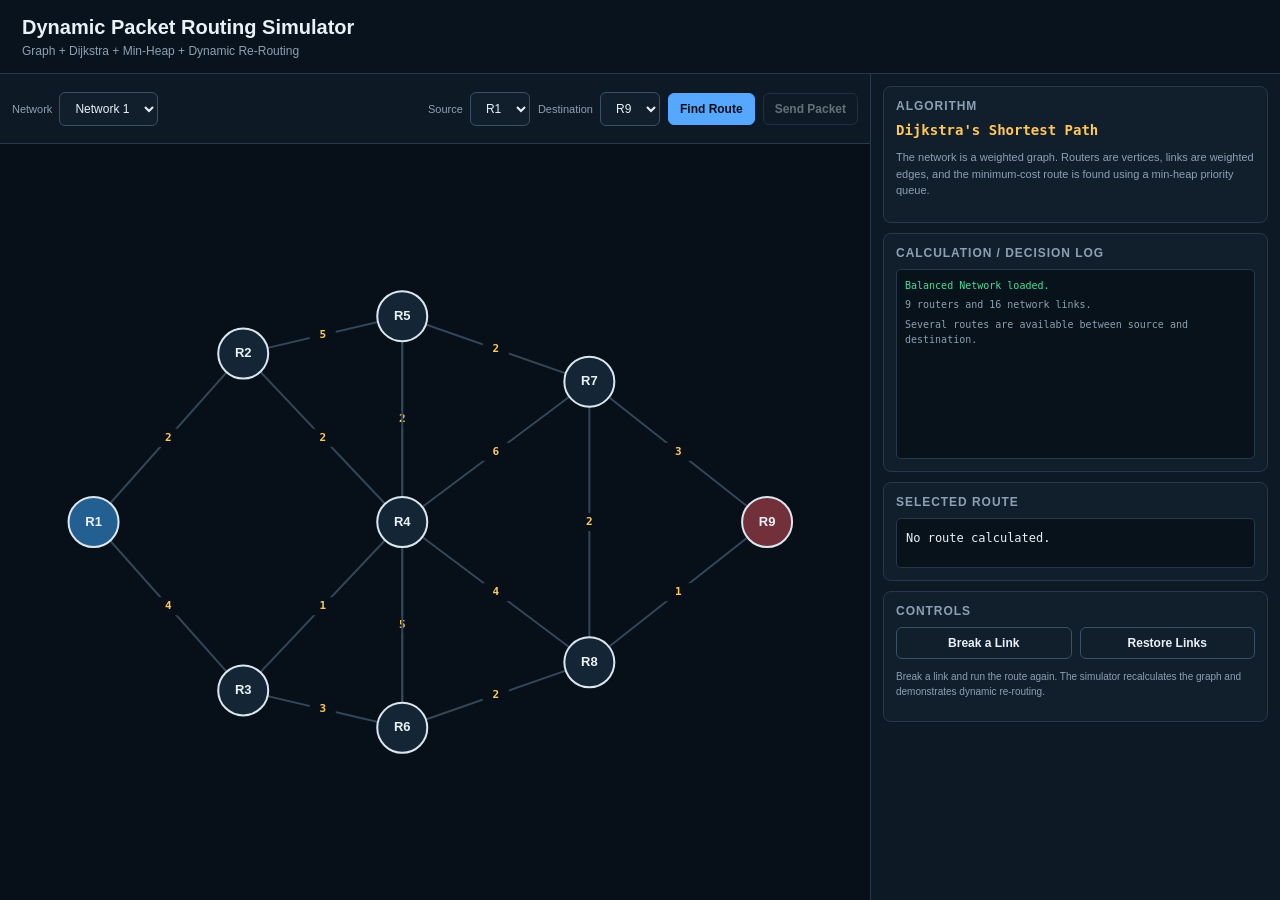
<file: dsa/index.html>
<!DOCTYPE html>
<html lang="en">
<head>
  <meta charset="UTF-8">
  <meta name="viewport" content="width=device-width, initial-scale=1.0">
  <title>Dynamic Packet Routing Simulator</title>
  <link rel="stylesheet" href="style.css">
</head>
<body>
  <header>
    <div>
      <h1>Dynamic Packet Routing Simulator</h1>
      <p>Graph + Dijkstra + Min-Heap + Dynamic Re-Routing</p>
    </div>
  </header>

  <main>
    <section class="network-panel">
      <div class="toolbar">
        <div class="toolbar-group">
          <label>Network
  <select id="networkSelect">
    <option value="balanced">Network 1</option>
    <option value="dense">Network 2</option>
    <option value="long">Network 3</option>
    <option value="redundant">Network 4</option>
  </select>
</label>
        </div>
        <div class="toolbar-group">
          <label>Source <select id="sourceSelect"></select></label>
          <label>Destination <select id="destSelect"></select></label>
          <button id="routeBtn" class="primary">Find Route</button>
          <button id="sendBtn" disabled>Send Packet</button>
        </div>
      </div>

      <div class="canvas-wrap">
        <canvas id="networkCanvas"></canvas>
        <div id="canvasHint">Load the demo network, then choose source and destination.</div>
      </div>
    </section>

    <aside class="side-panel">
      <section class="card">
        <h2>Algorithm</h2>
        <div class="algorithm-name">Dijkstra's Shortest Path</div>
        <p class="muted">
          The network is a weighted graph. Routers are vertices, links are weighted edges,
          and the minimum-cost route is found using a min-heap priority queue.
        </p>
      </section>

      <section class="card">
        <h2>Calculation / Decision Log</h2>
        <div id="log" class="log"></div>
      </section>

      <section class="card">
        <h2>Selected Route</h2>
        <div id="routeResult" class="route-result">No route calculated.</div>
      </section>

      <section class="card">
        <h2>Controls</h2>
        <div class="control-grid">
          <button id="breakModeBtn">Break a Link</button>
          <button id="restoreBtn">Restore Links</button>
        </div>
        <p class="muted small">
          Break a link and run the route again. The simulator recalculates the graph and
          demonstrates dynamic re-routing.
        </p>
      </section>
    </aside>
  </main>

  <script src="script.js"></script>
</body>
</html>
</file>
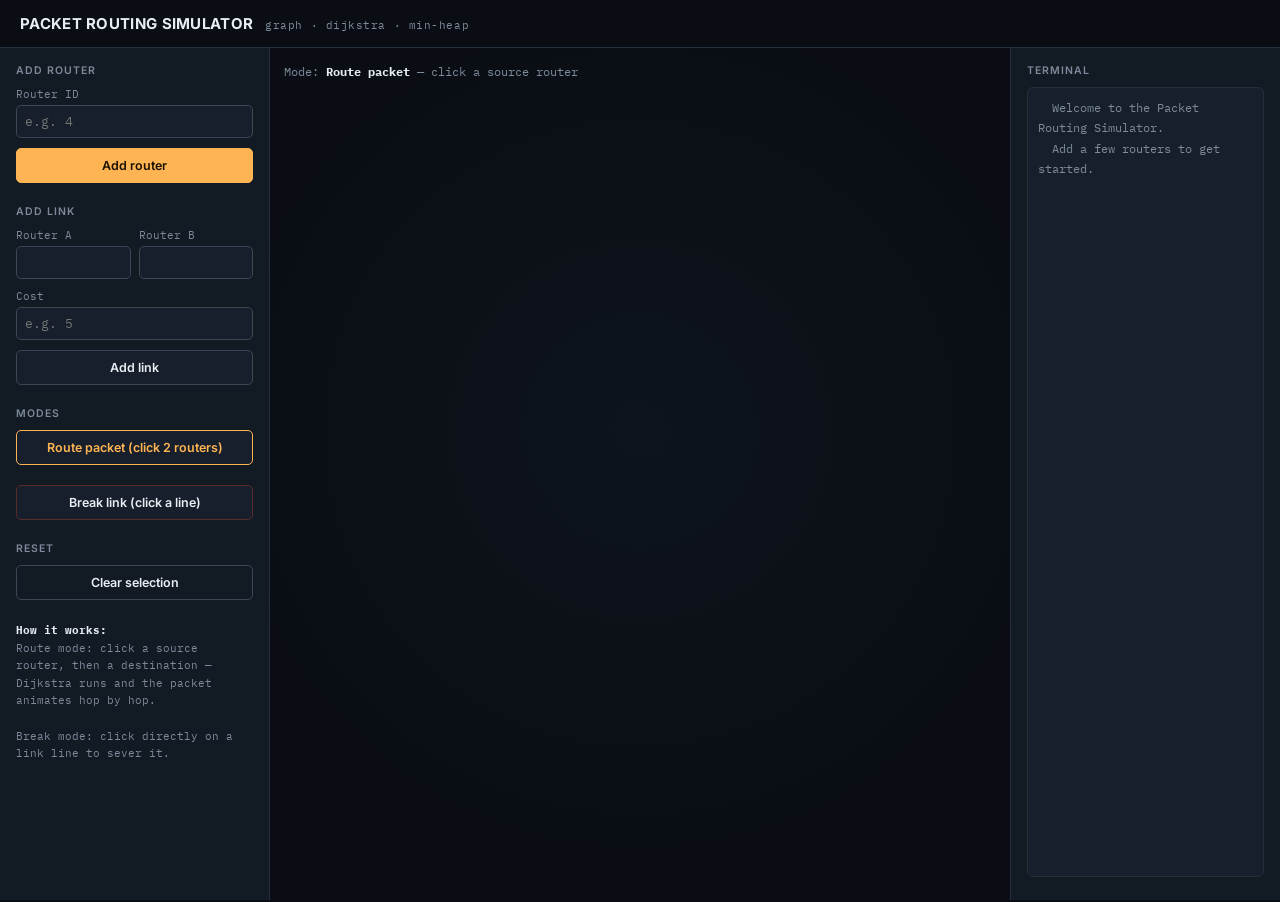
<file: packet_routing_simulator.html>
<!DOCTYPE html>
<html lang="en">
<head>
<meta charset="UTF-8">
<title>Packet Routing Simulator</title>
<link rel="preconnect" href="https://fonts.googleapis.com">
<link href="https://fonts.googleapis.com/css2?family=IBM+Plex+Mono:wght@400;500;600&family=Inter:wght@400;500;600;700&display=swap" rel="stylesheet">
<style>
  :root{
    --bg:#0a0e14;
    --panel:#121a24;
    --panel-2:#161f2b;
    --line:#242f3d;
    --edge:#3a4757;
    --text:#e7edf3;
    --muted:#7c8a9a;
    --amber:#ffb454;
    --blue:#5b9dff;
    --coral:#ff6b6b;
    --green:#3ddc97;
    --mono: 'IBM Plex Mono', monospace;
    --sans: 'Inter', sans-serif;
  }
  *{box-sizing:border-box;}
  html,body{height:100%;margin:0;background:var(--bg);color:var(--text);font-family:var(--sans);}
  body{display:flex;flex-direction:column;height:100vh;overflow:hidden;}

  header{
    padding:14px 20px;border-bottom:1px solid var(--line);
    display:flex;align-items:baseline;gap:12px;flex-shrink:0;
  }
  header h1{font-size:15px;font-weight:700;letter-spacing:.02em;margin:0;}
  header .tag{font-family:var(--mono);font-size:11px;color:var(--muted);letter-spacing:.05em;}

  .app{flex:1;display:flex;min-height:0;}

  .panel{
    width:270px;flex-shrink:0;background:var(--panel);
    border-right:1px solid var(--line);padding:16px;overflow-y:auto;
  }
  .panel.right{border-right:none;border-left:1px solid var(--line);}

  .section{margin-bottom:22px;}
  .section h2{
    font-size:10.5px;text-transform:uppercase;letter-spacing:.09em;color:var(--muted);
    margin:0 0 10px;font-weight:600;
  }

  label{display:block;font-size:11px;color:var(--muted);margin-bottom:4px;font-family:var(--mono);}
  input[type=number],input[type=text]{
    width:100%;background:var(--panel-2);border:1px solid var(--edge);color:var(--text);
    padding:7px 8px;border-radius:5px;font-family:var(--mono);font-size:13px;margin-bottom:10px;
  }
  input:focus{outline:2px solid var(--blue);outline-offset:1px;}

  .row{display:flex;gap:8px;}
  .row > *{flex:1;}

  button{
    width:100%;background:var(--panel-2);border:1px solid var(--edge);color:var(--text);
    padding:9px 10px;border-radius:5px;font-family:var(--sans);font-weight:600;font-size:12.5px;
    cursor:pointer;transition:background .12s, border-color .12s;
  }
  button:hover{background:#1b2531;border-color:#4a5b6f;}
  button:active{transform:translateY(1px);}
  button.primary{background:var(--amber);color:#1a1200;border-color:var(--amber);}
  button.primary:hover{background:#ffc272;}
  button.ghost{background:transparent;}
  button.danger{border-color:#5a2b2b;}
  button.danger:hover{background:#241414;}
  button:disabled{opacity:.4;cursor:not-allowed;}
  button:focus-visible{outline:2px solid var(--blue);outline-offset:2px;}

  .mode-btn.active{border-color:var(--amber);color:var(--amber);}

  .hint{font-family:var(--mono);font-size:11px;color:var(--muted);line-height:1.6;margin-top:8px;}
  .hint b{color:var(--text);}

  canvas{display:block;background:
    radial-gradient(circle at 50% 45%, #0e141d 0%, #0a0e14 70%);
  }
  .stage{flex:1;position:relative;min-width:0;}
  .status-bar{
    position:absolute;top:14px;left:14px;right:14px;
    display:flex;justify-content:space-between;align-items:flex-start;pointer-events:none;
    font-family:var(--mono);font-size:12px;
  }
  .status-bar .left{color:var(--muted);line-height:1.6;}
  .status-bar .left b{color:var(--text);}
  .cost-pill{
    background:var(--panel);border:1px solid var(--edge);border-radius:20px;
    padding:6px 14px;color:var(--amber);font-weight:600;display:none;
  }
  .cost-pill.show{display:block;}

  .log{
    font-family:var(--mono);font-size:12px;line-height:1.7;
    background:var(--panel-2);border:1px solid var(--line);border-radius:6px;
    padding:10px;height:100%;overflow-y:auto;white-space:pre-wrap;word-break:break-word;
  }
  .log .l-info{color:var(--muted);}
  .log .l-ok{color:var(--green);}
  .log .l-warn{color:var(--amber);}
  .log .l-err{color:var(--coral);}
  .log-wrap{display:flex;flex-direction:column;height:calc(100% - 30px);}

  ::-webkit-scrollbar{width:8px;}
  ::-webkit-scrollbar-thumb{background:var(--edge);border-radius:4px;}
</style>
</head>
<body>

<header>
  <h1>PACKET ROUTING SIMULATOR</h1>
  <span class="tag">graph · dijkstra · min-heap</span>
</header>

<div class="app">

  <!-- LEFT CONTROL PANEL -->
  <div class="panel">
    <div class="section">
      <h2>Add Router</h2>
      <label for="routerId">Router ID</label>
      <input type="number" id="routerId" placeholder="e.g. 4">
      <button id="addRouterBtn" class="primary">Add router</button>
    </div>

    <div class="section">
      <h2>Add Link</h2>
      <div class="row">
        <div>
          <label for="linkA">Router A</label>
          <input type="number" id="linkA">
        </div>
        <div>
          <label for="linkB">Router B</label>
          <input type="number" id="linkB">
        </div>
      </div>
      <label for="linkCost">Cost</label>
      <input type="number" id="linkCost" placeholder="e.g. 5">
      <button id="addLinkBtn">Add link</button>
    </div>

    <div class="section">
      <h2>Modes</h2>
      <button id="modeRoute" class="mode-btn active">Route packet (click 2 routers)</button>
      <br><br>
      <button id="modeBreak" class="mode-btn danger">Break link (click a line)</button>
    </div>

    <div class="section">
      <h2>Reset</h2>
      <button id="clearBtn" class="ghost">Clear selection</button>
    </div>

    <div class="hint">
      <b>How it works:</b><br>
      Route mode: click a source router, then a destination — Dijkstra runs and the packet animates hop by hop.<br><br>
      Break mode: click directly on a link line to sever it.
    </div>
  </div>

  <!-- CANVAS -->
  <div class="stage">
    <div class="status-bar">
      <div class="left" id="modeLabel">Mode: <b>Route packet</b> — click a source router</div>
      <div class="cost-pill" id="costPill"></div>
    </div>
    <canvas id="canvas"></canvas>
  </div>

  <!-- RIGHT LOG PANEL -->
  <div class="panel right">
    <div class="section" style="height:100%;">
      <h2>Terminal</h2>
      <div class="log-wrap">
        <div class="log" id="log"></div>
      </div>
    </div>
  </div>

</div>

<script>
// ============= GRAPH + DIJKSTRA (mirrors NetworkGraph from the C++ version) =============
class NetworkGraph {
  constructor(){ this.adj = new Map(); this.routers = new Set(); }
  routerExists(id){ return this.routers.has(id); }
  addRouter(id){
    if(this.routerExists(id)){ log(`Router ${id} already exists.`, 'warn'); return false; }
    this.routers.add(id); this.adj.set(id, []);
    log(`Router ${id} added.`, 'ok');
    return true;
  }
  addLink(u,v,cost){
    if(!this.routerExists(u) || !this.routerExists(v)){ log('Both routers must exist first!', 'err'); return false; }
    if(u===v){ log('A router cannot link to itself.', 'err'); return false; }
    this.adj.get(u).push([v,cost]);
    this.adj.get(v).push([u,cost]);
    log(`Link added: ${u} <-> ${v} (cost ${cost})`, 'ok');
    return true;
  }
  removeLink(u,v){
    const rm=(a,b)=>{ this.adj.set(a, this.adj.get(a).filter(p=>p[0]!==b)); };
    rm(u,v); rm(v,u);
    log(`Link BROKEN between ${u} and ${v}`, 'warn');
  }
  getRouterIds(){ return [...this.routers]; }
  getEdgesOnce(){
    const edges=[];
    for(const [u,list] of this.adj) for(const [v,w] of list) if(u<v) edges.push([u,v,w]);
    return edges;
  }
  dijkstra(src,dest){
    const dist=new Map(), parent=new Map();
    for(const r of this.routers) dist.set(r, Infinity);
    dist.set(src,0); parent.set(src,-1);
    const pq=[[0,src]]; // simple array-based min-heap substitute (binary heap)
    const push=(item)=>{ pq.push(item); pq.sort((a,b)=>a[0]-b[0]); };
    const pop=()=> pq.shift();
    while(pq.length){
      const [d,u]=pop();
      if(d>dist.get(u)) continue;
      for(const [v,w] of this.adj.get(u)||[]){
        if(dist.get(u)+w < dist.get(v)){
          dist.set(v, dist.get(u)+w);
          parent.set(v,u);
          push([dist.get(v), v]);
        }
      }
    }
    if(!dist.has(dest) || dist.get(dest)===Infinity) return {path:[], cost:-1};
    const path=[];
    for(let at=dest; at!==-1; at=parent.get(at)) path.push(at);
    path.reverse();
    return {path, cost:dist.get(dest)};
  }
}

const network = new NetworkGraph();

// ============= LOGGING (terminal-style panel) =============
const logEl = document.getElementById('log');
function log(msg, kind='info'){
  const line = document.createElement('div');
  line.className = 'l-'+kind;
  line.textContent = (kind==='ok'?'> ':kind==='err'?'! ':kind==='warn'?'~ ':'  ') + msg;
  logEl.appendChild(line);
  logEl.scrollTop = logEl.scrollHeight;
}
log('Welcome to the Packet Routing Simulator.', 'info');
log('Add a few routers to get started.', 'info');

// ============= CANVAS SETUP =============
const canvas = document.getElementById('canvas');
const ctx = canvas.getContext('2d');
const stage = document.querySelector('.stage');
function resize(){
  canvas.width = stage.clientWidth;
  canvas.height = stage.clientHeight;
}
window.addEventListener('resize', resize);
resize();

const NODE_R = 24;
const positions = new Map(); // id -> {x,y}

function layout(){
  const ids = network.getRouterIds();
  const cx = canvas.width/2, cy = canvas.height/2;
  const radius = Math.min(cx,cy) - 70;
  ids.forEach((id,i)=>{
    const angle = -Math.PI/2 + (2*Math.PI*i/ids.length);
    positions.set(id, { x: cx + radius*Math.cos(angle), y: cy + radius*Math.sin(angle) });
  });
}

// ============= INTERACTION STATE =============
let mode = 'route'; // 'route' | 'break'
let src = null, dest = null;
let path = [], pathCost = -1;
let animating = false, animStart = 0;
const HOP_MS = 600;

const modeLabel = document.getElementById('modeLabel');
const costPill = document.getElementById('costPill');

function setMode(m){
  mode = m;
  document.getElementById('modeRoute').classList.toggle('active', m==='route');
  document.getElementById('modeBreak').classList.toggle('active', m==='break');
  clearSelection(false);
  updateStatus();
}
function updateStatus(){
  if(mode==='route'){
    if(src===null) modeLabel.innerHTML = 'Mode: <b>Route packet</b> — click a source router';
    else if(dest===null) modeLabel.innerHTML = `Mode: <b>Route packet</b> — source R${src} selected, click destination`;
    else modeLabel.innerHTML = `Mode: <b>Route packet</b> — R${src} &rarr; R${dest}`;
  } else {
    modeLabel.innerHTML = 'Mode: <b>Break link</b> — click a line to sever it';
  }
  if(pathCost>=0 && path.length){
    costPill.textContent = `Path cost: ${pathCost}`;
    costPill.classList.add('show');
  } else {
    costPill.classList.remove('show');
  }
}
function clearSelection(doLog=true){
  src=null; dest=null; path=[]; pathCost=-1; animating=false;
  updateStatus();
  if(doLog) log('Selection cleared.', 'info');
}

function findClickedRouter(mx,my){
  for(const id of network.getRouterIds()){
    const p = positions.get(id);
    const dx=mx-p.x, dy=my-p.y;
    if(dx*dx+dy*dy <= NODE_R*NODE_R) return id;
  }
  return null;
}
function pointToSegDist(px,py, ax,ay, bx,by){
  const abx=bx-ax, aby=by-ay;
  const apx=px-ax, apy=py-ay;
  const len2 = abx*abx+aby*aby;
  let t = len2===0 ? 0 : (apx*abx+apy*aby)/len2;
  t = Math.max(0, Math.min(1,t));
  const cx=ax+abx*t, cy=ay+aby*t;
  return Math.hypot(px-cx, py-cy);
}
function findClickedEdge(mx,my){
  for(const [u,v,w] of network.getEdgesOnce()){
    const a=positions.get(u), b=positions.get(v);
    if(pointToSegDist(mx,my,a.x,a.y,b.x,b.y) <= 7) return [u,v];
  }
  return null;
}

canvas.addEventListener('click', (e)=>{
  const rect = canvas.getBoundingClientRect();
  const mx = e.clientX-rect.left, my = e.clientY-rect.top;

  if(mode==='route'){
    const clicked = findClickedRouter(mx,my);
    if(clicked===null) return;
    if(src===null){
      src = clicked; dest=null; path=[]; pathCost=-1; animating=false;
      log(`Source set to R${src}.`, 'info');
    } else if(dest===null){
      dest = clicked;
      const r = network.dijkstra(src,dest);
      path = r.path; pathCost = r.cost;
      if(path.length===0){
        log(`No route between R${src} and R${dest}! Packet DROPPED.`, 'err');
      } else {
        log(`Shortest path (cost ${pathCost}): ${path.map(p=>'R'+p).join(' -> ')}`, 'ok');
        animating = true; animStart = performance.now();
      }
    } else {
      // start a new selection
      src = clicked; dest=null; path=[]; pathCost=-1; animating=false;
      log(`Source set to R${src}.`, 'info');
    }
    updateStatus();
  } else {
    // break mode
    const edge = findClickedEdge(mx,my);
    if(edge){
      network.removeLink(edge[0], edge[1]);
      path=[]; pathCost=-1; animating=false;
      updateStatus();
    }
  }
});

document.addEventListener('keydown', (e)=>{
  if(e.key.toLowerCase()==='c') clearSelection();
});

// ============= UI WIRING =============
document.getElementById('addRouterBtn').addEventListener('click', ()=>{
  const el = document.getElementById('routerId');
  const id = parseInt(el.value,10);
  if(Number.isNaN(id)){ log('Enter a valid router ID.', 'err'); return; }
  if(network.addRouter(id)){ layout(); el.value=''; }
});
document.getElementById('addLinkBtn').addEventListener('click', ()=>{
  const a = parseInt(document.getElementById('linkA').value,10);
  const b = parseInt(document.getElementById('linkB').value,10);
  const c = parseInt(document.getElementById('linkCost').value,10);
  if([a,b,c].some(Number.isNaN)){ log('Fill in router A, B and a cost.', 'err'); return; }
  network.addLink(a,b,c);
});
document.getElementById('modeRoute').addEventListener('click', ()=>setMode('route'));
document.getElementById('modeBreak').addEventListener('click', ()=>setMode('break'));
document.getElementById('clearBtn').addEventListener('click', ()=>clearSelection());

// ============= RENDER LOOP =============
function draw(){
  ctx.clearRect(0,0,canvas.width,canvas.height);
  const ids = network.getRouterIds();

  // edges
  ctx.lineWidth = 2;
  for(const [u,v,w] of network.getEdgesOnce()){
    const a = positions.get(u), b = positions.get(v);
    ctx.strokeStyle = '#3a4757';
    ctx.beginPath(); ctx.moveTo(a.x,a.y); ctx.lineTo(b.x,b.y); ctx.stroke();
    const mx=(a.x+b.x)/2, my=(a.y+b.y)/2;
    ctx.fillStyle = '#c8c83c';
    ctx.font = '12px IBM Plex Mono, monospace';
    ctx.textAlign='center'; ctx.textBaseline='middle';
    ctx.fillText(w, mx, my-8);
  }

  // highlighted path (under packet)
  if(path.length>1){
    ctx.lineWidth = 3;
    ctx.strokeStyle = '#ffb454';
    ctx.beginPath();
    for(let i=0;i<path.length-1;i++){
      const a=positions.get(path[i]), b=positions.get(path[i+1]);
      ctx.moveTo(a.x,a.y); ctx.lineTo(b.x,b.y);
    }
    ctx.stroke();
  }

  // animated packet with fading trail
  if(animating && path.length>=2){
    const elapsed = (performance.now()-animStart)/1000;
    const hopDur = HOP_MS/1000;
    const totalHops = path.length-1;
    const hop = Math.floor(elapsed/hopDur);
    if(hop >= totalHops){
      animating = false;
    } else {
      const t = (elapsed % hopDur)/hopDur;
      const a = positions.get(path[hop]), b = positions.get(path[hop+1]);
      const px = a.x + (b.x-a.x)*t, py = a.y + (b.y-a.y)*t;

      // trail
      for(let k=1;k<=5;k++){
        const tt = Math.max(0, t - k*0.05);
        const tx = a.x + (b.x-a.x)*tt, ty = a.y + (b.y-a.y)*tt;
        ctx.beginPath();
        ctx.fillStyle = `rgba(255,180,84,${0.25 - k*0.04})`;
        ctx.arc(tx,ty, 8-k*0.8, 0, Math.PI*2);
        ctx.fill();
      }
      ctx.beginPath();
      ctx.fillStyle = '#ffb454';
      ctx.shadowColor = '#ffb454';
      ctx.shadowBlur = 14;
      ctx.arc(px,py,8,0,Math.PI*2);
      ctx.fill();
      ctx.shadowBlur = 0;
    }
  }

  // routers
  for(const id of ids){
    const p = positions.get(id);
    ctx.beginPath();
    ctx.arc(p.x,p.y,NODE_R,0,Math.PI*2);
    if(id===src) ctx.fillStyle = '#5b9dff';
    else if(id===dest) ctx.fillStyle = '#ff6b6b';
    else ctx.fillStyle = '#1a2330';
    ctx.fill();
    ctx.lineWidth = 2;
    ctx.strokeStyle = '#e7edf3';
    ctx.stroke();

    ctx.fillStyle = '#e7edf3';
    ctx.font = '600 13px Inter, sans-serif';
    ctx.textAlign='center'; ctx.textBaseline='middle';
    ctx.fillText('R'+id, p.x, p.y);
  }

  requestAnimationFrame(draw);
}
layout();
requestAnimationFrame(draw);
</script>
</body>
</html>
</file>
<file: dsa/style.css>
* {
  box-sizing: border-box;
}

:root {
  --bg: #071018;
  --panel: #0d1924;
  --panel2: #111f2d;
  --line: #26384a;
  --text: #e9f1f7;
  --muted: #8da0b2;
  --blue: #55a7ff;
  --green: #42df9b;
  --yellow: #ffc857;
  --red: #ff6574;
  --purple: #b58cff;
}

body {
  margin: 0;
  height: 100vh;
  overflow: hidden;
  background: var(--bg);
  color: var(--text);
  font-family: Arial, Helvetica, sans-serif;
}

header {
  height: 74px;
  display: flex;
  justify-content: space-between;
  align-items: center;
  padding: 0 22px;
  border-bottom: 1px solid var(--line);
  background: #09131d;
}

h1 {
  margin: 0;
  font-size: 20px;
}

header p {
  margin: 5px 0 0;
  color: var(--muted);
  font-size: 12px;
}

main {
  height: calc(100vh - 74px);
  display: grid;
  grid-template-columns: minmax(0, 1fr) 410px;
}

.network-panel {
  min-width: 0;
  display: flex;
  flex-direction: column;
}

.toolbar {
  min-height: 70px;
  padding: 12px;
  border-bottom: 1px solid var(--line);
  display: flex;
  justify-content: space-between;
  gap: 12px;
  flex-wrap: wrap;
  background: var(--panel);
}

.toolbar-group {
  display: flex;
  gap: 8px;
  align-items: center;
  flex-wrap: wrap;
}

button, select {
  border: 1px solid #385068;
  background: var(--panel2);
  color: var(--text);
  border-radius: 6px;
  padding: 8px 11px;
  font-size: 12px;
}

button {
  cursor: pointer;
  font-weight: 600;
}

button:hover {
  border-color: var(--blue);
}

button:disabled {
  opacity: 0.4;
  cursor: not-allowed;
}

button.primary {
  background: var(--blue);
  color: #06101a;
  border-color: var(--blue);
}

label {
  color: var(--muted);
  font-size: 11px;
}

select {
  margin-left: 4px;
}

.canvas-wrap {
  position: relative;
  flex: 1;
  min-height: 0;
}

canvas {
  display: block;
  width: 100%;
  height: 100%;
}

#canvasHint {
  position: absolute;
  left: 18px;
  top: 16px;
  color: var(--muted);
  font-family: monospace;
  font-size: 12px;
  pointer-events: none;
}

.side-panel {
  background: var(--panel);
  border-left: 1px solid var(--line);
  padding: 12px;
  overflow-y: auto;
}

.card {
  background: var(--panel2);
  border: 1px solid var(--line);
  border-radius: 8px;
  padding: 12px;
  margin-bottom: 10px;
}

h2 {
  margin: 0 0 9px;
  font-size: 12px;
  text-transform: uppercase;
  letter-spacing: 0.08em;
  color: var(--muted);
}

.algorithm-name {
  color: var(--yellow);
  font-family: monospace;
  font-weight: bold;
  font-size: 14px;
}

.muted {
  color: var(--muted);
  line-height: 1.5;
  font-size: 11px;
}

.small {
  font-size: 10px;
}

table {
  width: 100%;
  border-collapse: collapse;
  font-family: monospace;
  font-size: 11px;
}

th, td {
  padding: 6px 4px;
  border-bottom: 1px solid var(--line);
  text-align: left;
}

th {
  color: var(--muted);
}

td.active {
  color: var(--yellow);
}

td.done {
  color: var(--green);
}

td.source {
  color: var(--blue);
}

.log {
  height: 190px;
  overflow-y: auto;
  font-family: monospace;
  font-size: 10px;
  line-height: 1.55;
  background: #08121b;
  border: 1px solid var(--line);
  border-radius: 5px;
  padding: 8px;
}

.log div {
  margin-bottom: 4px;
}

.log .info { color: var(--muted); }
.log .calc { color: var(--yellow); }
.log .success { color: var(--green); }
.log .warning { color: var(--red); }
.log .queue { color: var(--purple); }

.route-result {
  min-height: 50px;
  padding: 9px;
  border-radius: 5px;
  background: #08121b;
  border: 1px solid var(--line);
  font-family: monospace;
  font-size: 12px;
  line-height: 1.7;
}

.route-good {
  color: var(--green);
}

.control-grid {
  display: grid;
  grid-template-columns: 1fr 1fr;
  gap: 8px;
}

.break-active {
  border-color: var(--red);
  color: var(--red);
}

@media (max-width: 1000px) {
  body { overflow: auto; }
  main {
    height: auto;
    min-height: calc(100vh - 74px);
    grid-template-columns: 1fr;
  }
  .canvas-wrap { height: 520px; }
  .side-panel { border-left: none; border-top: 1px solid var(--line); }
}
</file>
